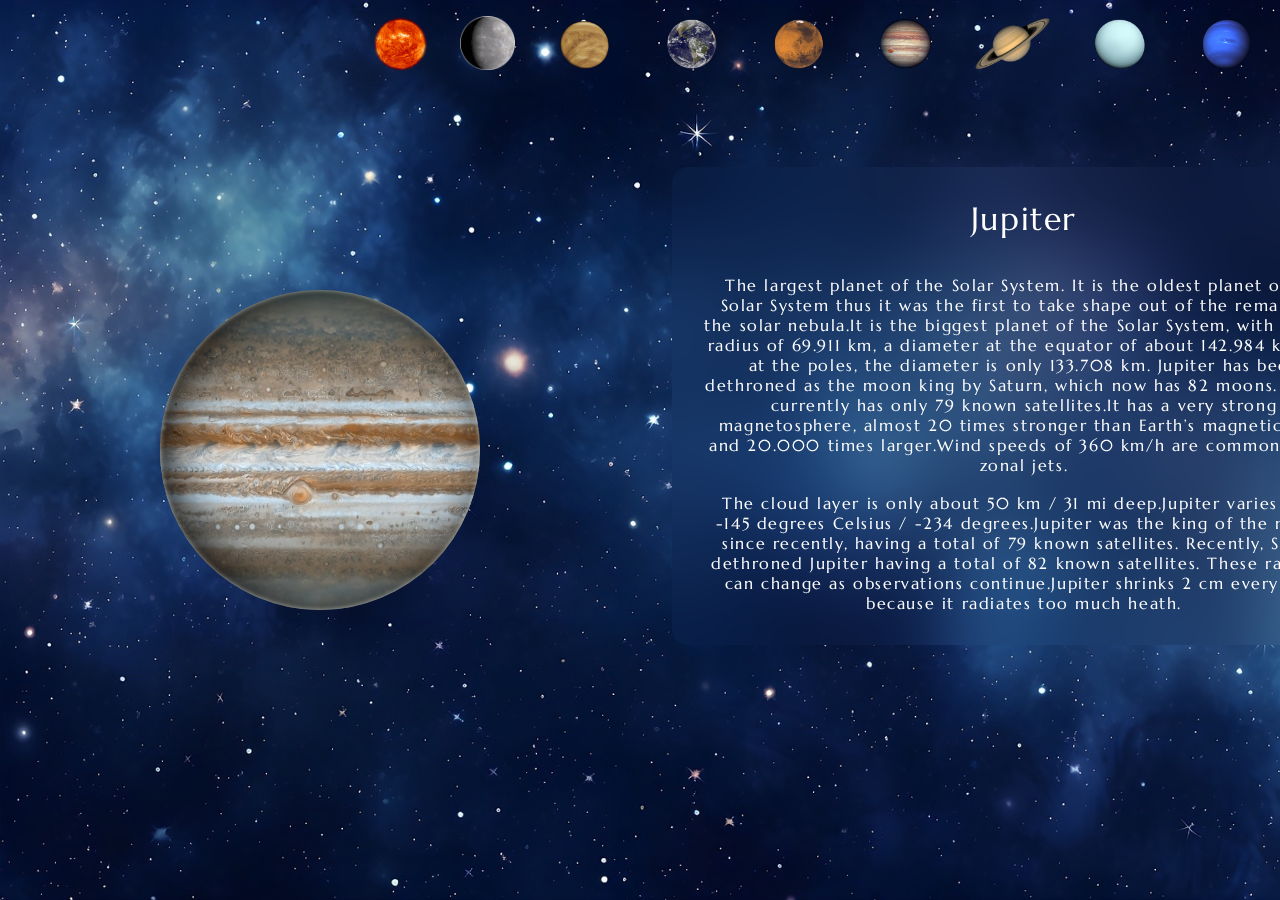
<file: jupiter.html>
<!DOCTYPE html>
<html lang="en">
<head>
    <meta charset="UTF-8">
    <meta name="viewport" content="width=device-width, initial-scale=1.0">
    <title>Jupiter</title>
    <link rel="stylesheet" href="styles.css">
    <link rel="icon" href="jupiter.png">
    <link rel="preconnect" href="https://fonts.googleapis.com">
<link rel="preconnect" href="https://fonts.gstatic.com" crossorigin>
<link href="https://fonts.googleapis.com/css2?family=Marcellus&display=swap" rel="stylesheet">
</head>
<body>
    <div style="display: flex;">
        <div id="jupiter">

        </div>
    </div>
    <a id="back" href="neptune.html"><img src="back-neptune.png" width="75px"></a>
    <a id="back" href="uranus.html"><img src="back-uranus.png" width="75px"></a>
    <a id="back" href="saturn.html"><img src="back-saturn.png" width="75px"></a>
    <a id="back" href="jupiter.html"><img src="back-jupiter.png" width="75px"></a>
    <a id="back" href="mars.html"><img src="back-mars.png" width="75px"></a>
    <a id="back" href="index.html"><img src="back-earth.png" width="75px"></a>
    <a id="back" href="venus.html"><img src="back-venus.png" width="75px"></a>
    <a id="back" href="mercury.html"><img src="back-mercury.png" width="55px"></a>
    <a id="back" href="sun.html"><img src="Sun-PNG-HD.png" width="55px"></a>
        <div id="text-box">
            <center>
                <h1 style="color: white;">Jupiter</h1>
            <br>
            <br>
            <p>The largest planet of the Solar System. It is the oldest planet of the Solar System thus it was the first to take shape out of the remains of the solar nebula.It is the biggest planet of the Solar System, with a mean radius of 69.911 km, a diameter at the equator of about  142.984 km, and at the poles, the diameter is only  133.708 km. Jupiter has been dethroned as the moon king by Saturn, which now has 82 moons. Jupiter currently has only 79 known satellites.It has a very strong magnetosphere, almost 20 times stronger than Earth’s magnetic field and 20.000 times larger.Wind speeds of 360 km/h are common in the zonal jets. </p>
            <br>
            <p>The cloud layer is only about 50 km / 31 mi deep.Jupiter varies from -145 degrees Celsius / -234 degrees.Jupiter was the king of the moons since recently, having a total of 79 known satellites. Recently, Saturn dethroned Jupiter having a total of 82 known satellites. These rankings can change as observations continue.Jupiter shrinks 2 cm every year because it radiates too much heath.</p>
            </center>
            
        </div>
 
</body>
</html>
</file>
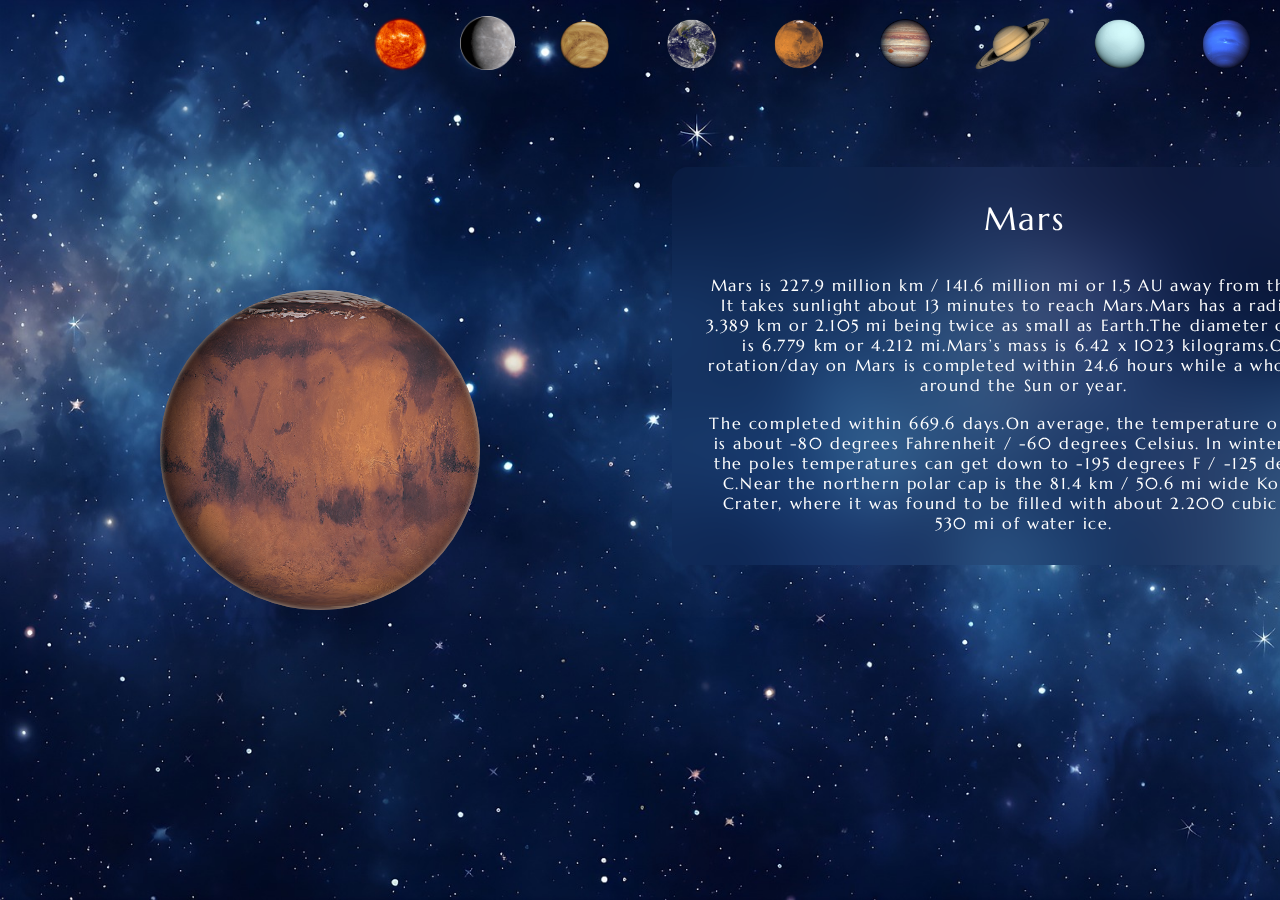
<file: mars.html>
<!DOCTYPE html>
<html lang="en">
<head>
    <meta charset="UTF-8">
    <meta name="viewport" content="width=device-width, initial-scale=1.0">
    <title>Mars</title>
    <link rel="stylesheet" href="styles.css">
    <link rel="icon" href="back-mars.png">
    <link rel="preconnect" href="https://fonts.googleapis.com">
<link rel="preconnect" href="https://fonts.gstatic.com" crossorigin>
<link href="https://fonts.googleapis.com/css2?family=Marcellus&display=swap" rel="stylesheet">
</head>
<body>
    <div style="display: flex;">
        <div id="mars">

        </div>
    </div>
    <a id="back" href="neptune.html"><img src="back-neptune.png" width="75px"></a>
    <a id="back" href="uranus.html"><img src="back-uranus.png" width="75px"></a>
    <a id="back" href="saturn.html"><img src="back-saturn.png" width="75px"></a>
    <a id="back" href="jupiter.html"><img src="back-jupiter.png" width="75px"></a>
    <a id="back" href="mars.html"><img src="back-mars.png" width="75px"></a>
    <a id="back" href="index.html"><img src="back-earth.png" width="75px"></a>
    <a id="back" href="venus.html"><img src="back-venus.png" width="75px"></a>
    <a id="back" href="mercury.html"><img src="back-mercury.png" width="55px"></a>
    <a id="back" href="sun.html"><img src="Sun-PNG-HD.png" width="55px"></a>
        <div id="text-box">
            <center>
                <h1 style="color: white;">Mars</h1>
            <br>
            <br>
            <p>Mars is 227.9 million km / 141.6 million mi or 1.5 AU away from the Sun. It takes sunlight about 13 minutes to reach Mars.Mars has a radius of 3.389 km or 2.105 mi being twice as small as Earth.The diameter of Mars is 6.779 km or 4.212 mi.Mars’s mass is 6.42 x 1023 kilograms.One rotation/day on Mars is completed within 24.6 hours while a whole trip around the Sun or year.</p>
            <br>
            <p>The completed within 669.6 days.On average, the temperature on Mars is about -80 degrees Fahrenheit / -60 degrees Celsius. In winter, near the poles temperatures can get down to -195 degrees F / -125 degrees C.Near the northern polar cap is the 81.4 km / 50.6 mi wide Korolev Crater, where it was found to be filled with about 2.200 cubic km / 530 mi of water ice.</p>
            </center>
            
        </div>
 
</body>
</html>
</file>
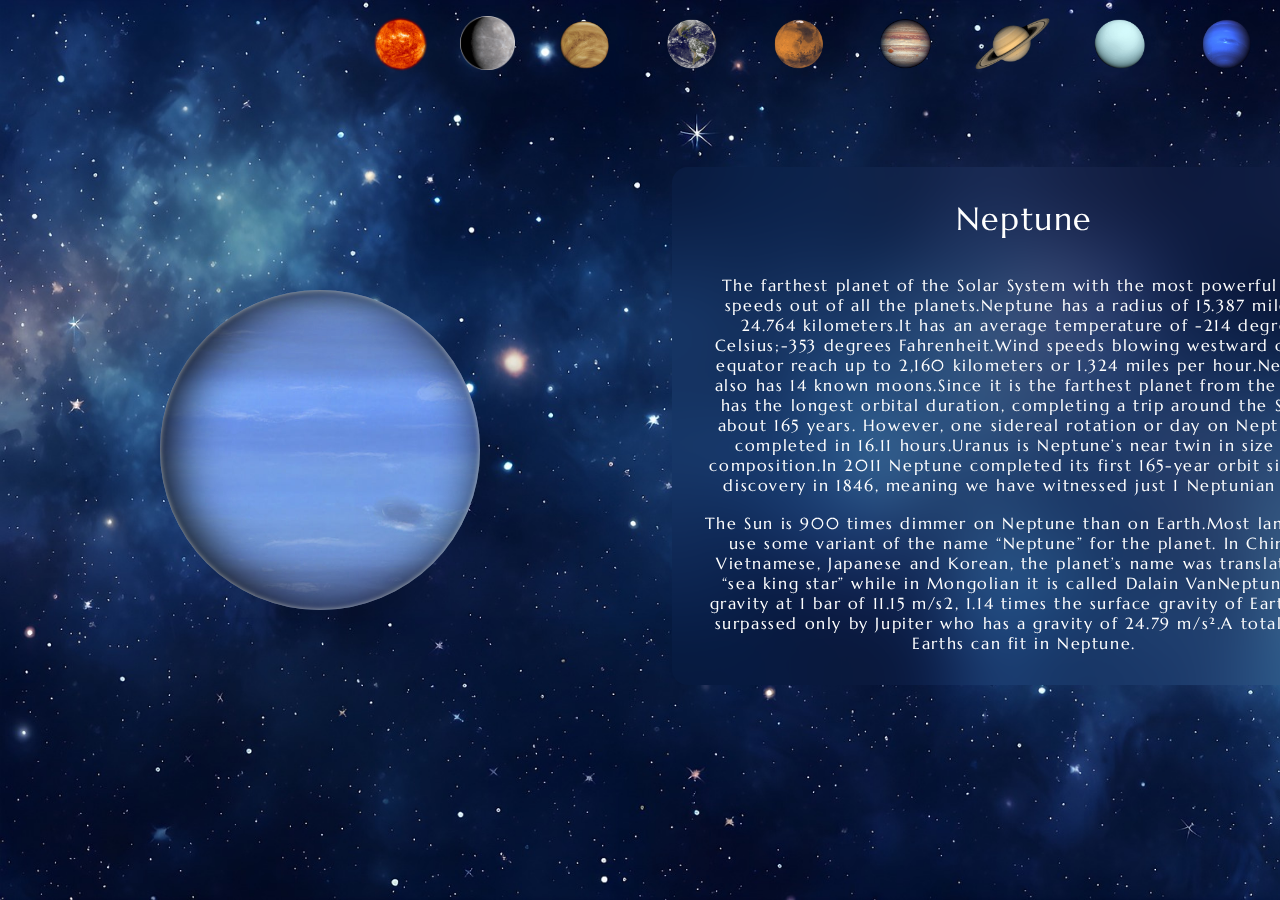
<file: neptune.html>
<!DOCTYPE html>
<html lang="en">
<head>
    <meta charset="UTF-8">
    <meta name="viewport" content="width=device-width, initial-scale=1.0">
    <title>Neptune</title>
    <link rel="stylesheet" href="styles.css">
    <link rel="icon" href="back-neptune.png">
    <link rel="preconnect" href="https://fonts.googleapis.com">
<link rel="preconnect" href="https://fonts.gstatic.com" crossorigin>
<link href="https://fonts.googleapis.com/css2?family=Marcellus&display=swap" rel="stylesheet">
</head>
<body>
    <div style="display: flex;">
        <div id="neptune">

        </div>
    </div>
    <a id="back" href="neptune.html"><img src="back-neptune.png" width="75px"></a>
    <a id="back" href="uranus.html"><img src="back-uranus.png" width="75px"></a>
    <a id="back" href="saturn.html"><img src="back-saturn.png" width="75px"></a>
    <a id="back" href="jupiter.html"><img src="back-jupiter.png" width="75px"></a>
    <a id="back" href="mars.html"><img src="back-mars.png" width="75px"></a>
    <a id="back" href="index.html"><img src="back-earth.png" width="75px"></a>
    <a id="back" href="venus.html"><img src="back-venus.png" width="75px"></a>
    <a id="back" href="mercury.html"><img src="back-mercury.png" width="55px"></a>
    <a id="back" href="sun.html"><img src="Sun-PNG-HD.png" width="55px"></a>
        <div id="text-box">
            <center>
                <h1 style="color: white;">Neptune</h1>
            <br>
            <br>
            <p>The farthest planet of the Solar System with the most powerful wind speeds out of all the planets.Neptune has a radius of 15.387 miles or 24.764 kilometers.It has an average temperature of -214 degrees Celsius;-353 degrees Fahrenheit.Wind speeds blowing westward on the equator reach up to 2,160 kilometers or 1.324 miles per hour.Neptune also has 14 known moons.Since it is the farthest planet from the Sun it has the longest orbital duration, completing a trip around the Sun in about 165 years. However, one sidereal rotation or day on Neptune is completed in 16.11 hours.Uranus is Neptune’s near twin in size and composition.In 2011 Neptune completed its first 165-year orbit since its discovery in 1846, meaning we have witnessed just 1 Neptunian year.</p>
            <br>
            <p>The Sun is 900 times dimmer on Neptune than on Earth.Most languages use some variant of the name “Neptune” for the planet. In Chinese, Vietnamese, Japanese and Korean, the planet’s name was translated as “sea king star” while in Mongolian it is called Dalain VanNeptune has gravity at 1 bar of 11.15 m/s2, 1.14 times the surface gravity of Earth, and surpassed only by Jupiter who has a gravity of 24.79 m/s².A total of 58 Earths can fit in Neptune.</p>
            </center>
            
        </div>
 
</body>
</html>
</file>
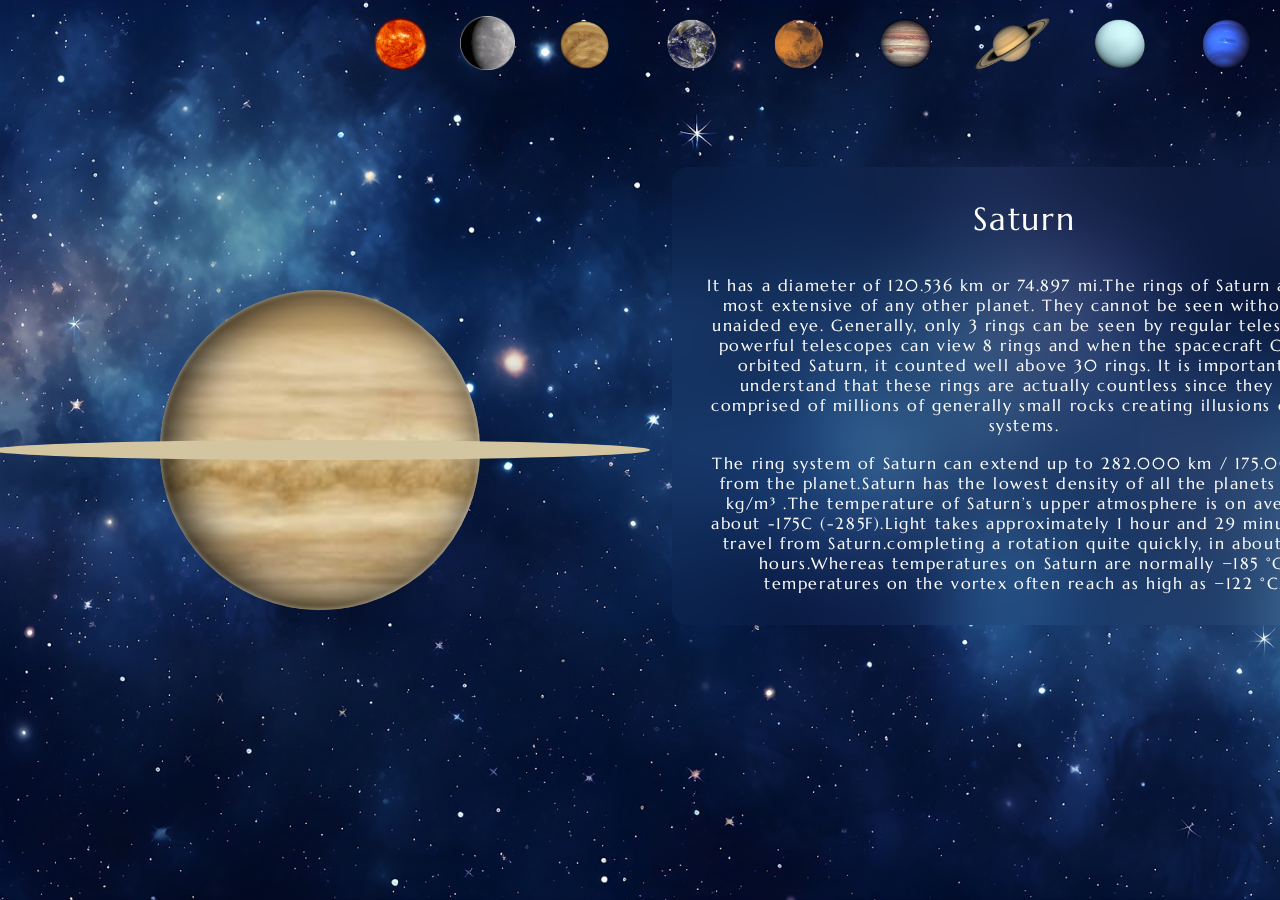
<file: saturn.html>
<!DOCTYPE html>
<html lang="en">
<head>
    <meta charset="UTF-8">
    <meta name="viewport" content="width=device-width, initial-scale=1.0">
    <title>Saturn</title>
    <link rel="stylesheet" href="styles.css">
    <link rel="icon" href="back-saturn.png">
    <link rel="preconnect" href="https://fonts.googleapis.com">
<link rel="preconnect" href="https://fonts.gstatic.com" crossorigin>
<link href="https://fonts.googleapis.com/css2?family=Marcellus&display=swap" rel="stylesheet">
</head>
<body>
    <div style="display: flex;">
        <div id="saturn">

        </div>
        <div id="orbit-saturn">
            <div>
    
            </div>
        </div>
    </div>
    <a id="back" href="neptune.html"><img src="back-neptune.png" width="75px"></a>
    <a id="back" href="uranus.html"><img src="back-uranus.png" width="75px"></a>
    <a id="back" href="saturn.html"><img src="back-saturn.png" width="75px"></a>
    <a id="back" href="jupiter.html"><img src="back-jupiter.png" width="75px"></a>
    <a id="back" href="mars.html"><img src="back-mars.png" width="75px"></a>
    <a id="back" href="index.html"><img src="back-earth.png" width="75px"></a>
    <a id="back" href="venus.html"><img src="back-venus.png" width="75px"></a>
    <a id="back" href="mercury.html"><img src="back-mercury.png" width="55px"></a>
    <a id="back" href="sun.html"><img src="Sun-PNG-HD.png" width="55px"></a>

        <div id="text-box">
            <center>
                <h1 style="color: white; ">Saturn</h1>
            <br>
            <br>
            <p>It has a diameter of 120.536 km or 74.897 mi.The rings of Saturn are the most extensive of any other planet. They cannot be seen without an unaided eye. Generally, only 3 rings can be seen by regular telescopes, powerful telescopes can view 8 rings and when the spacecraft Cassini orbited Saturn, it counted well above 30 rings. It is important to understand that these rings are actually countless since they are comprised of millions of generally small rocks creating illusions of ring systems.</p>
            <br>
            <p>The ring system of Saturn can extend up to 282.000 km / 175.000 mi from the planet.Saturn has the lowest density of all the planets - 687 kg/m³ .The temperature of Saturn’s upper atmosphere is on average about -175C (-285F).Light takes approximately 1 hour and 29 minutes to travel from Saturn.completing a rotation quite quickly, in about 10.6 hours.Whereas temperatures on Saturn are normally −185 °C, temperatures on the vortex often reach as high as −122 °C.</p>
            </center>
            
        </div>

</body>
</html>
</file>
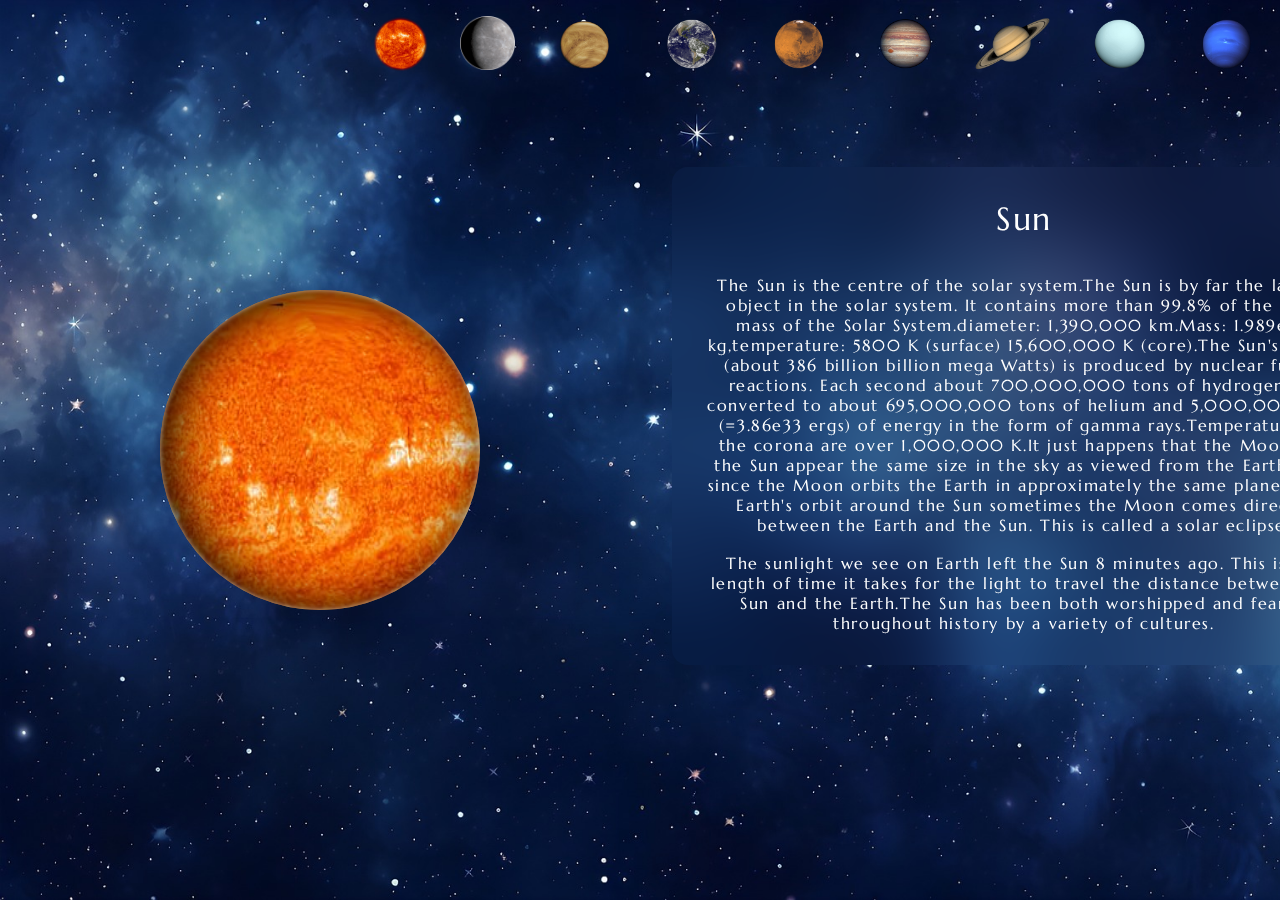
<file: sun.html>
<!DOCTYPE html>
<html lang="en">
<head>
    <meta charset="UTF-8">
    <meta name="viewport" content="width=device-width, initial-scale=1.0">
    <title>Sun</title>
    <link rel="stylesheet" href="styles.css">
    <link rel="icon" href="back-saturn.png">
    <link rel="preconnect" href="https://fonts.googleapis.com">
<link rel="preconnect" href="https://fonts.gstatic.com" crossorigin>
<link href="https://fonts.googleapis.com/css2?family=Marcellus&display=swap" rel="stylesheet">
</head>
<body>
    <div style="display: flex;">
        <div id="sun">

        </div>
    </div>
    <a id="back" href="neptune.html"><img src="back-neptune.png" width="75px"></a>
    <a id="back" href="uranus.html"><img src="back-uranus.png" width="75px"></a>
    <a id="back" href="saturn.html"><img src="back-saturn.png" width="75px"></a>
    <a id="back" href="jupiter.html"><img src="back-jupiter.png" width="75px"></a>
    <a id="back" href="mars.html"><img src="back-mars.png" width="75px"></a>
    <a id="back" href="index.html"><img src="back-earth.png" width="75px"></a>
    <a id="back" href="venus.html"><img src="back-venus.png" width="75px"></a>
    <a id="back" href="mercury.html"><img src="back-mercury.png" width="55px"></a>
    <a id="back" href="sun.html"><img src="Sun-PNG-HD.png" width="55px"></a>

        <div id="text-box">
            <center>
                <h1 style="color: white; ">Sun</h1>
            <br>
            <br>
            <p>The Sun is the centre of the solar system.The Sun is by far the largest object in the solar system. It contains more than 99.8% of the total mass of the Solar System.diameter: 1,390,000 km.Mass: 1.989e30 kg,temperature: 5800 K (surface) 15,600,000 K (core).The Sun's power (about 386 billion billion mega Watts) is produced by nuclear fusion reactions. Each second about 700,000,000 tons of hydrogen are converted to about 695,000,000 tons of helium and 5,000,000 tons (=3.86e33 ergs) of energy in the form of gamma rays.Temperatures in the corona are over 1,000,000 K.It just happens that the Moon and the Sun appear the same size in the sky as viewed from the Earth. And since the Moon orbits the Earth in approximately the same plane as the Earth's orbit around the Sun sometimes the Moon comes directly between the Earth and the Sun. This is called a solar eclipse.</p>
            <br>
            <p>The sunlight we see on Earth left the Sun 8 minutes ago. This is the length of time it takes for the light to travel the distance between the Sun and the Earth.The Sun has been both worshipped and feared throughout history by a variety of cultures.</p>
            </center>
            
        </div>

</body>
</html>
</file>
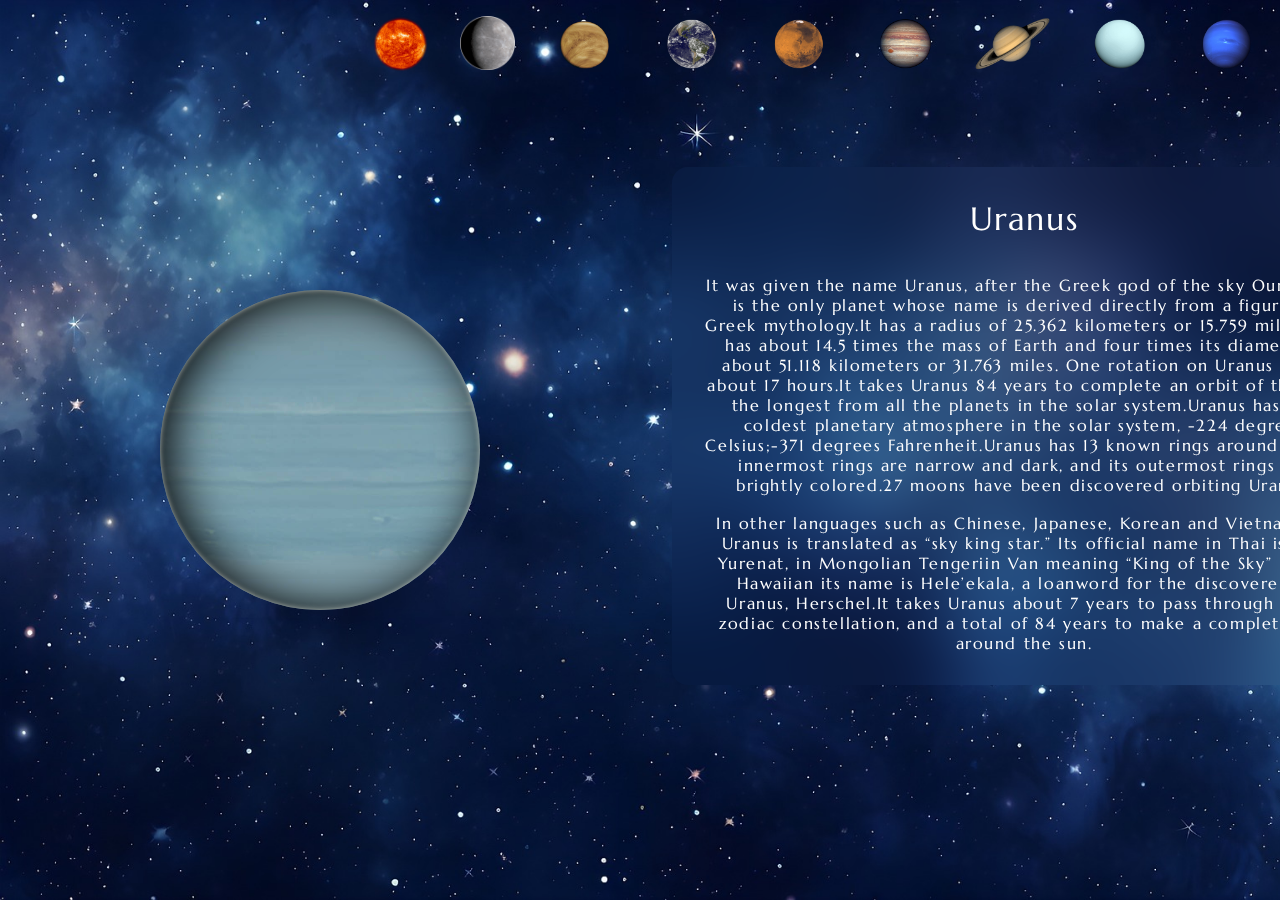
<file: uranus.html>
<!DOCTYPE html>
<html lang="en">
<head>
    <meta charset="UTF-8">
    <meta name="viewport" content="width=device-width, initial-scale=1.0">
    <title>Uranus</title>
    <link rel="stylesheet" href="styles.css">
    <link rel="icon" href="back-earth.png">
    <link rel="preconnect" href="https://fonts.googleapis.com">
<link rel="preconnect" href="https://fonts.gstatic.com" crossorigin>
<link href="https://fonts.googleapis.com/css2?family=Marcellus&display=swap" rel="stylesheet">
</head>
<body>
    <div style="display: flex;">
        <div id="uranus">

        </div>
    </div>
    <a id="back" href="neptune.html"><img src="back-neptune.png" width="75px"></a>
    <a id="back" href="uranus.html"><img src="back-uranus.png" width="75px"></a>
    <a id="back" href="saturn.html"><img src="back-saturn.png" width="75px"></a>
    <a id="back" href="jupiter.html"><img src="back-jupiter.png" width="75px"></a>
    <a id="back" href="mars.html"><img src="back-mars.png" width="75px"></a>
    <a id="back" href="index.html"><img src="back-earth.png" width="75px"></a>
    <a id="back" href="venus.html"><img src="back-venus.png" width="75px"></a>
    <a id="back" href="mercury.html"><img src="back-mercury.png" width="55px"></a>
    <a id="back" href="sun.html"><img src="Sun-PNG-HD.png" width="55px"></a>
        <div id="text-box">
            <center>
                <h1 style="color: white; ">Uranus</h1>
            <br>
            <br>
            <p>It was given the name Uranus, after the Greek god of the sky Ouranos.It is the only planet whose name is derived directly from a figure of Greek mythology.It has a radius of 25.362 kilometers or 15.759 miles, and has about 14.5 times the mass of Earth and four times its diameter – about 51.118 kilometers or 31.763 miles. One rotation on Uranus takes about 17 hours.It takes Uranus 84 years to complete an orbit of the Sun, the longest from all the planets in the solar system.Uranus has the coldest planetary atmosphere in the solar system, -224 degrees Celsius;-371 degrees Fahrenheit.Uranus has 13 known rings around it. The innermost rings are narrow and dark, and its outermost rings are brightly colored.27 moons have been discovered orbiting Uranus.</p>
            <br>
            <p>In other languages such as Chinese, Japanese, Korean and Vietnamese, Uranus is translated as “sky king star.” Its official name in Thai is Dao Yurenat, in Mongolian Tengeriin Van meaning “King of the Sky” but in Hawaiian its name is Hele’ekala, a loanword for the discoverer of Uranus, Herschel.It takes Uranus about 7 years to pass through each zodiac constellation, and a total of 84 years to make a complete trip around the sun.</p>
            </center>
            
        </div>

</body>
</html>
</file>
<file: styles.css>
*{
    margin: 0px;
    padding: 0px;
    cursor: url(rocket.png),auto;
 }
 body{
    width: 100%;
    height: 100vh;
    background-image: url(bg.jpg);
    background-size: cover;

 }
#Earth{
    background-image: url(eath.jpg);
    width: 20rem;
    height: 20rem;
    cursor: url(rocket.png),auto;
    border-radius: 50%;
    position: absolute;
    background-size:120% 105%;
    top: 50%;
    left: 25%;
    transform: translate(-50%,-50%);
    animation: rotate 5s infinite linear;
    box-shadow: inset 0px 0px 5px #FDFfF29E,
                inset 10px 0px 50px #000000;
}
#orbit{
    width: 35rem;
    height: 35rem;
    border: 1px solid white;
    position: absolute;
    border-radius: 50%;
    top: 50%;
    left: 25%;
    transform: translate(-50%,-50%);
    animation: rotate-2 40s infinite linear;
    cursor: url(rocket.png),auto;

    
}
@keyframes rotate-2{
    100%{
        transform: translate(-50%, -50%) rotate(360deg);
    }
}
#moon{
    width: 8rem;
    height: 8rem;
    background-image: url(moon.png);
    background-size: cover;
    background-position: center;
    position: absolute;
    top: 10%;
    
}
@keyframes rotate{
    0%{
        background-position-x:0px;
    }
    100%{
        background-position-x: 100px;
    }
}
#text-box{
    backdrop-filter: blur(2rem);
    float: right;
    width: 40rem;
    height: auto;
    color: white;
    padding: 2rem;
    margin: 2rem;
    border-radius: 1rem;
    top: 15%;
    position: absolute;
    left: 50%;
}
h1{
        font-family: "Marcellus", serif;
        font-weight: 400;
        font-style: normal;
        letter-spacing: 0.1rem;
      }
      
P{
        font-family: "Marcellus", serif;
        font-weight: 100;
        font-style: normal;
        letter-spacing: 0.1rem;

      }
#back{
    float: right;
    margin: 1rem;
}
#back:hover{
    filter:drop-shadow(0px 0px 10px rgb(126, 234, 240));
}
#jupiter{
    background-image: url(jupiter_map.png);
    width: 20rem;
    height: 20rem;
    cursor: url(rocket.png),auto;
    border-radius: 50%;
    position: absolute;
    background-size:120% 105%;
    top: 50%;
    left: 25%;
    transform: translate(-50%,-50%);
    animation: rotate 5s infinite linear;
    box-shadow: inset 0px 0px 5px #FDFfF29E,
                inset 10px 0px 50px #000000;
}
#mars{
    background-image: url(mars_map.jpg);
    width: 20rem;
    height: 20rem;
    cursor: url(rocket.png),auto;
    border-radius: 50%;
    position: absolute;
    background-size:90% 100%;
    top: 50%;
    left: 25%;
    transform: translate(-50%,-50%);
    animation: rotate 5s infinite linear;
    box-shadow: inset 0px 0px 5px #FDFfF29E,
                inset 10px 0px 50px #000000;
}
#mercury{
    background-image: url(mercury_map.jpg);
    width: 20rem;
    height: 20rem;
    cursor: url(rocket.png),auto;
    border-radius: 50%;
    position: absolute;
    background-size:180% 115%;
    top: 50%;
    left: 25%;
    transform: translate(-50%,-50%);
    animation: rotate 5s infinite linear;
    box-shadow: inset 0px 0px 5px #FDFfF29E,
                inset 10px 0px 50px #000000;
}
#neptune{
    background-image: url(neptune_map.jpg);
    width: 20rem;
    height: 20rem;
    cursor: url(rocket.png),auto;
    border-radius: 50%;
    position: absolute;
    background-size:180% 115%;
    top: 50%;
    left: 25%;
    transform: translate(-50%,-50%);
    animation: rotate 5s infinite linear;
    box-shadow: inset 0px 0px 5px #FDFfF29E,
                inset 10px 0px 50px #000000;   
}
#saturn{
    background-image: url(saturn-map.jpeg);
    width: 20rem;
    height: 20rem;
    cursor: url(rocket.png),auto;
    border-radius: 50%;
    position: absolute;
    background-size:180% 115%;
    top: 50%;
    left: 25%;
    transform: translate(-50%,-50%);
    animation: rotate 5s infinite linear;
    box-shadow: inset 0px 0px 5px #FDFfF29E,
                inset 10px 0px 50px #000000;   
   
}
#orbit-saturn{
    border: 10px solid rgb(211, 197, 159) ;
    position: absolute;
    background-size: cover;
    border-radius: 50%;
    top: 50%;
    left: 25%;
    transform: translate(-50%,-50%);
    animation: rotate-2 40s infinite linear;
    cursor: url(rocket.png),auto;
    width: 40rem;

}
#uranus{
    background-image: url(uranus-MAP.jpg);
    width: 20rem;
    height: 20rem;
    cursor: url(rocket.png),auto;
    border-radius: 50%;
    position: absolute;
    background-size:180% 115%;
    top: 50%;
    left: 25%;
    transform: translate(-50%,-50%);
    animation: rotate 5s infinite linear;
    box-shadow: inset 0px 0px 5px #FDFfF29E,
                inset 10px 0px 50px #000000;   

}
#venus{
    background-image: url(venus-map.png);
    width: 20rem;
    height: 20rem;
    cursor: url(rocket.png),auto;
    border-radius: 50%;
    position: absolute;
    background-size:180% 115%;
    top: 50%;
    left: 25%;
    transform: translate(-50%,-50%);
    animation: rotate 5s infinite linear;
    box-shadow: inset 0px 0px 5px #FDFfF29E,
                inset 10px 0px 50px #000000;   

}
#sun{
    background-image: url(sun-map.jpg);
    width: 20rem;
    height: 20rem;
    cursor: url(rocket.png),auto;
    border-radius: 50%;
    position: absolute;
    background-size:180% 115%;
    top: 50%;
    left: 25%;
    transform: translate(-50%,-50%);
    animation: rotate 5s infinite linear;
    box-shadow: inset 0px 0px 5px #FDFfF29E,
                inset 10px 0px 50px #000000;   

}
</file>
